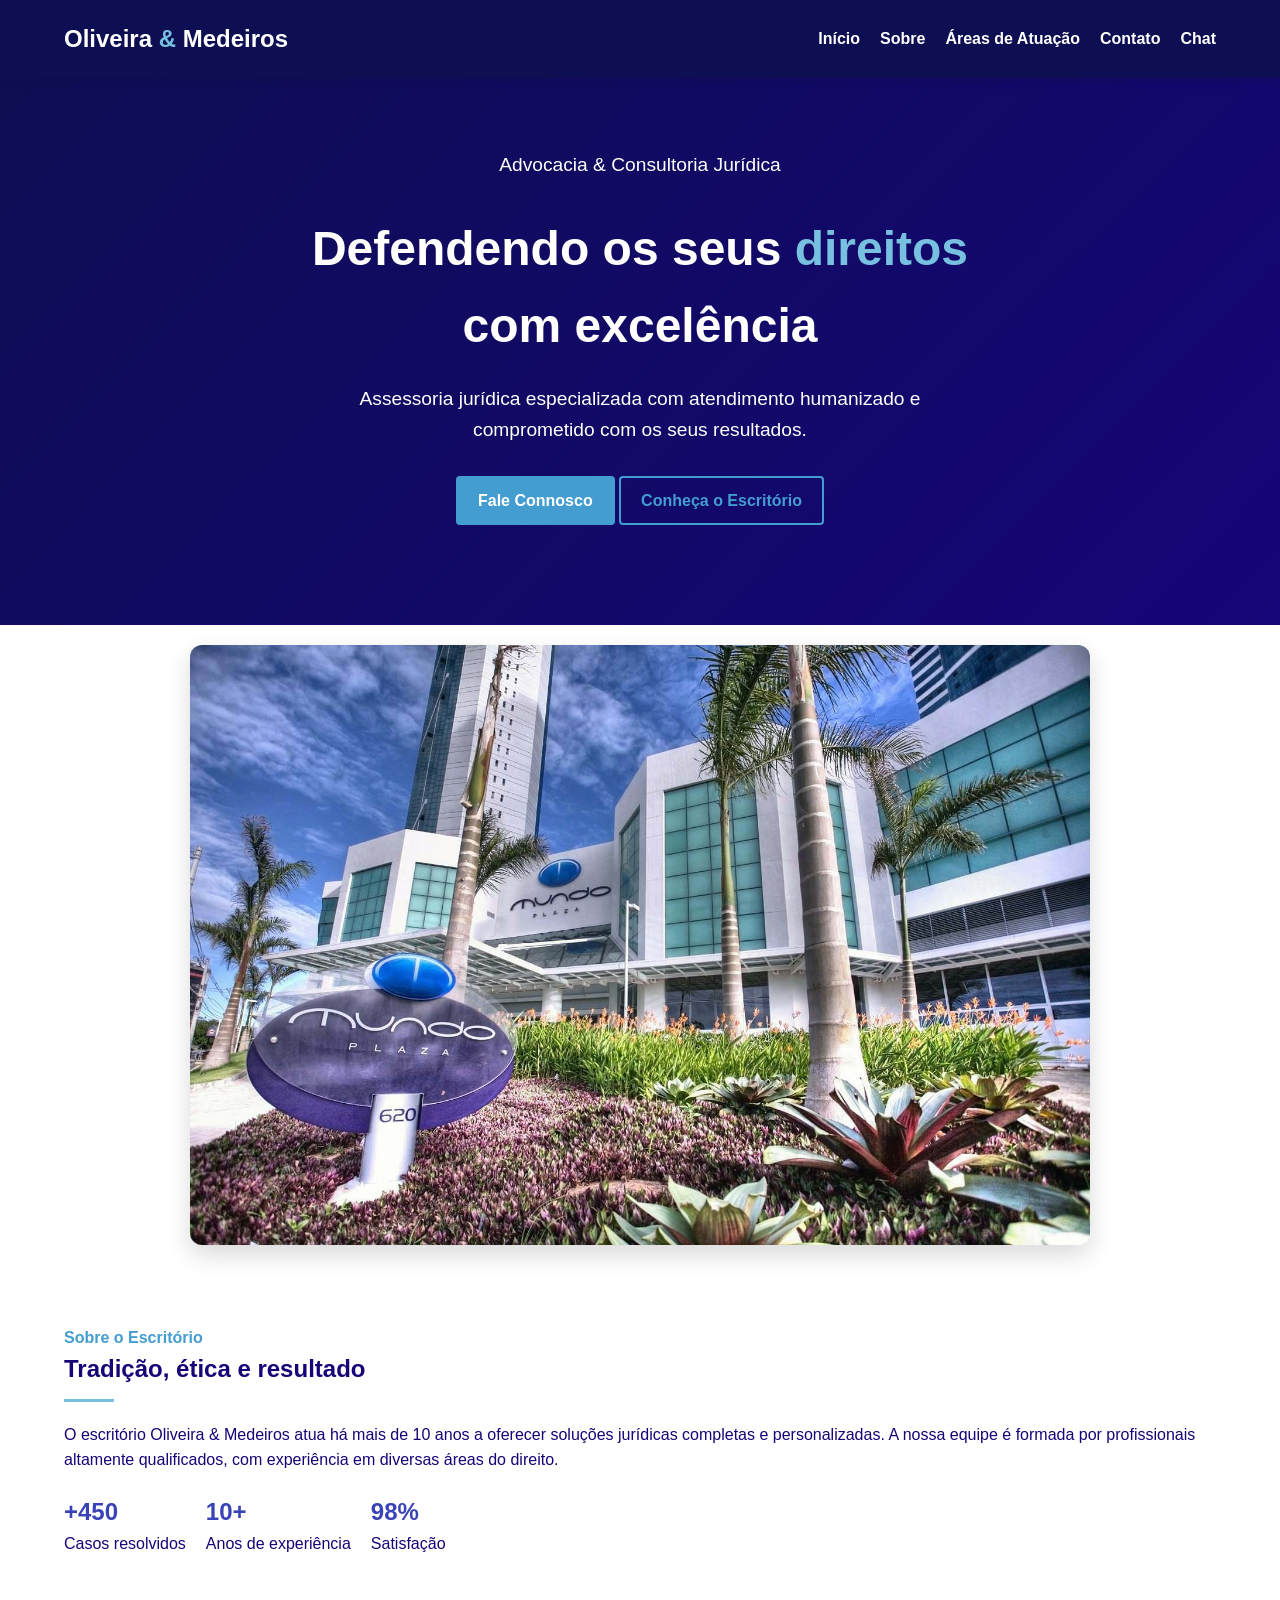
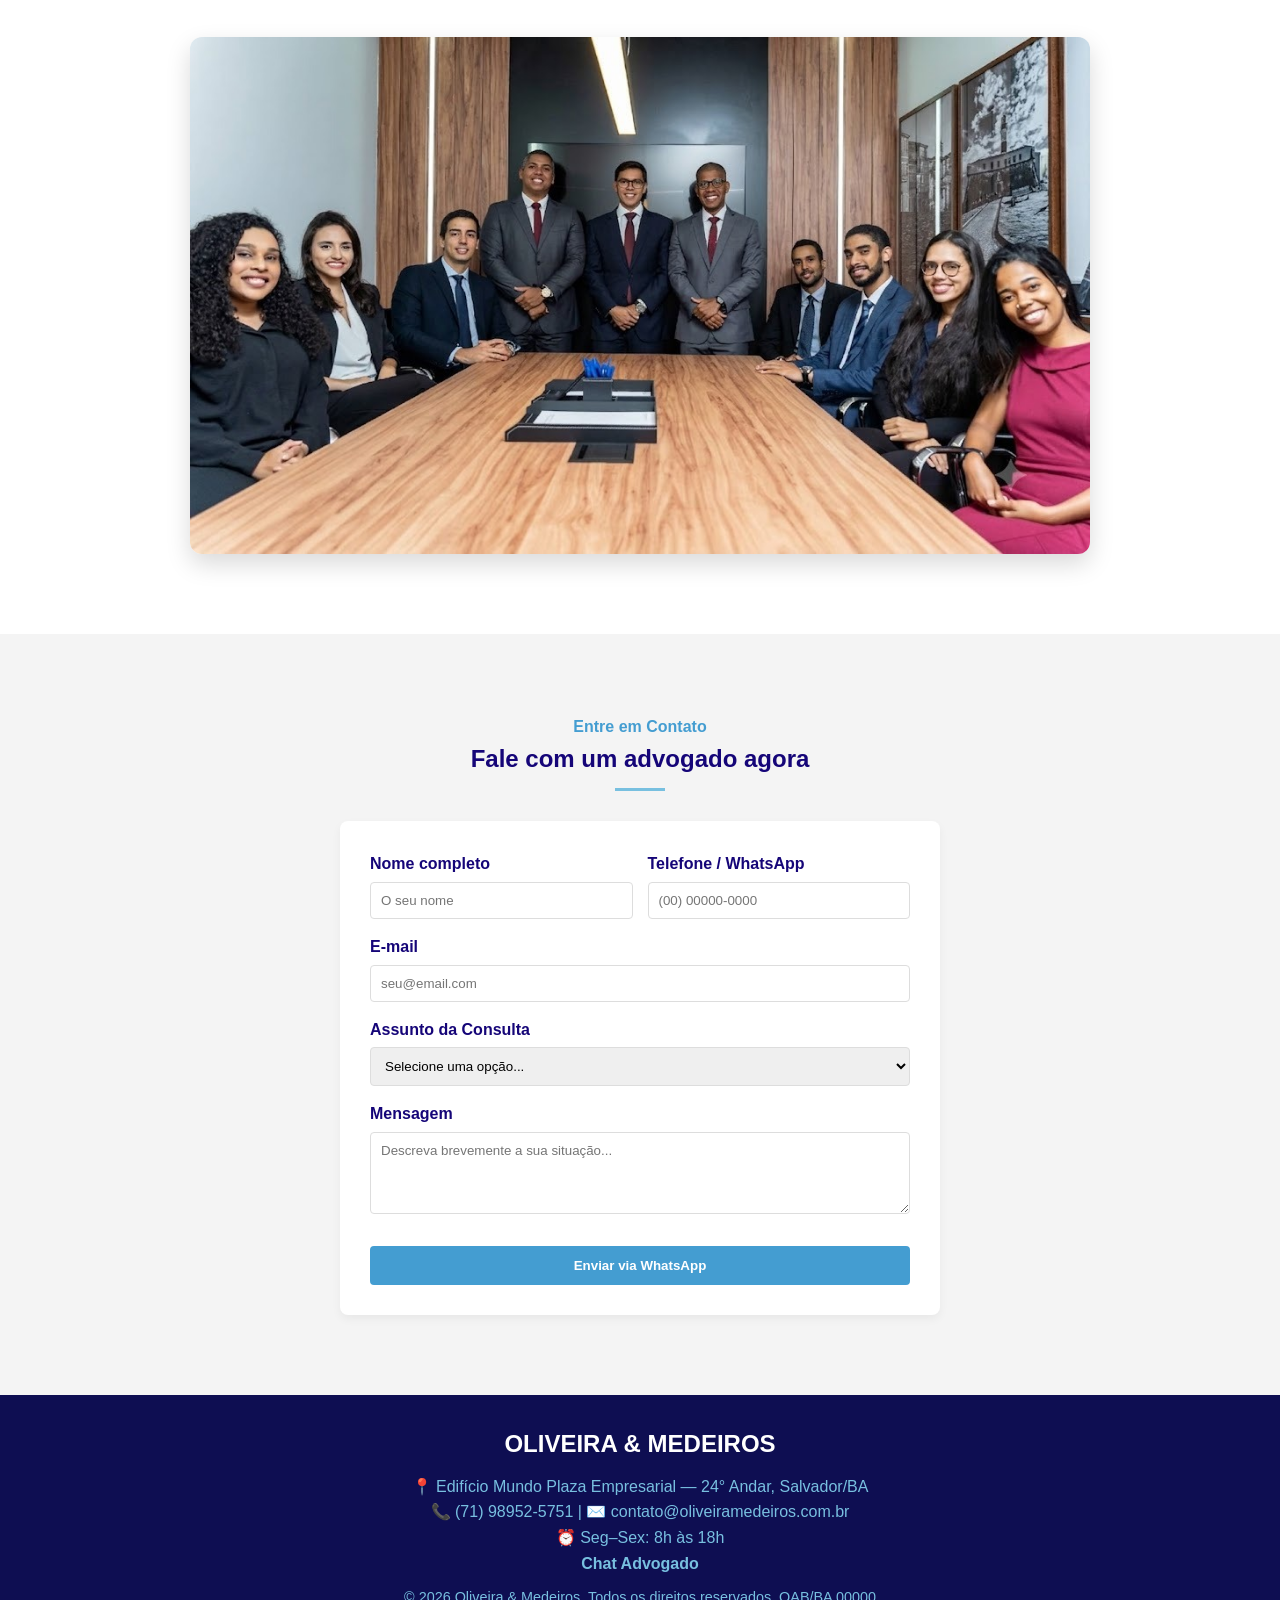
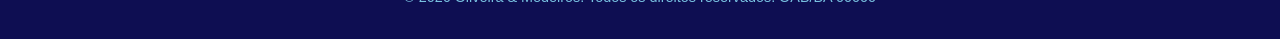
<file: index.html>
<!DOCTYPE html>
<html lang="pt-BR">

<head>
  <meta charset="UTF-8">
  <meta name="viewport" content="width=device-width, initial-scale=1.0">
  <title>Oliveira & Medeiros — Advocacia</title>
  
  <link rel="stylesheet" href="style.css">
</head>

<body>

  <nav id="navbar">
    <a href="#hero" class="logo">Oliveira <span>&</span> Medeiros</a>
    <div class="menu-toggle" id="mobile-menu">☰</div>
    <ul id="nav-list">
      <li><a href="#hero" class="nav-link">Início</a></li>
      <li><a href="#sobre" class="nav-link">Sobre</a></li>
      <li><a href="areas.html" class="nav-link">Áreas de Atuação</a></li>
       <li><a href="#contato" class="nav-link">Contato</a></li>
      <li><a href="chatclient.html" class="nav-link">Chat</a></li>
    </ul>
  </nav>

  <main>
    <section id="hero">
      <div>
        <p>Advocacia & Consultoria Jurídica</p>
        <h1>Defendendo os seus <span>direitos</span><br>com excelência</h1>
        <p>Assessoria jurídica especializada com atendimento humanizado e comprometido com os seus resultados.</p>
        <a href="#contato" class="btn btn-fill">Fale Connosco</a>
        <a href="#sobre" class="btn">Conheça o Escritório</a>
      </div>
    </section>
    
    <section id="office-image">
      <img src="fachadaEscritorio.jpeg" alt="Fachada do Edifício Mundo Plaza em Salvador">
    </section>

    <section id="sobre">
      <div>
        <p class="section-label text-blue">Sobre o Escritório</p>
        <h2>Tradição, ética e resultado</h2>
        <div class="divider"></div>
        <p>O escritório Oliveira & Medeiros atua há mais de 10 anos a oferecer soluções jurídicas completas e personalizadas. A nossa equipe é formada por profissionais altamente qualificados, com experiência em diversas áreas do direito.</p>

        <div class="stats flex-gap">
          <div><span class="text-ocean">+450</span><br>Casos resolvidos</div>
          <div><span class="text-ocean">10+</span><br>Anos de experiência</div>
          <div><span class="text-ocean">98%</span><br>Satisfação</div>
        </div>
      </div>
    </section>
    <section id="team-image">
      <img src="fotosDosAdvogados.jpeg" alt="Equipe de advogados Oliveira & Medeiros">
    </section>

    <section id="contato">
      <div class="contato-inner">
        <p class="section-label text-blue text-center">Entre em Contato</p>
        <h2 class="text-center">Fale com um advogado agora</h2>
        <div class="divider center"></div>

        <form id="form-contato" class="form-container">
          <div class="form-row">
            <div class="form-group">
              <label for="nome">Nome completo</label>
              <input type="text" id="nome" placeholder="O seu nome" required>
            </div>
            <div class="form-group">
              <label for="tel">Telefone / WhatsApp</label>
              <input type="tel" id="tel" placeholder="(00) 00000-0000" required>
            </div>
          </div>
          <div class="form-group">
            <label for="email">E-mail</label>
            <input type="email" id="email" placeholder="seu@email.com">
          </div>
          <div class="form-group">
            <label for="assunto">Assunto da Consulta</label>
            <select id="assunto" required>
              <option value="">Selecione uma opção...</option>
              <option>Agendar Consultoria</option>
              <option>Dúvida sobre um Processo</option>
              <option>Ação Trabalhista</option>
              <option>Direito de Família / Divórcio</option>
              <option>Defesa Criminal</option>
              <option>Outros Assuntos</option>
            </select>
          </div>
          <div class="form-group">
            <label for="msg">Mensagem</label>
            <textarea id="msg" placeholder="Descreva brevemente a sua situação..." rows="4"></textarea>
          </div>
          <button type="submit" class="btn btn-fill btn-block">Enviar via WhatsApp</button>
        </form>
      </div>
    </section>
  </main>

  <footer>
    <div class="footer-logo">OLIVEIRA <span>&</span> MEDEIROS</div>
    <div>
      📍 Edifício Mundo Plaza Empresarial — 24° Andar, Salvador/BA<br>
      📞 (71) 98952-5751 | ✉️ contato@oliveiramedeiros.com.br<br>
      ⏰ Seg–Sex: 8h às 18h
    </div>
    <div><a href="chatadvogado.html" class="nav-link text-sky">Chat Advogado</a></div>
    <div class="footer-copy">© 2026 Oliveira & Medeiros. Todos os direitos reservados. OAB/BA 00000</div>
  </footer>

  <script src="script.js"></script>
</body>

</html>
</file>
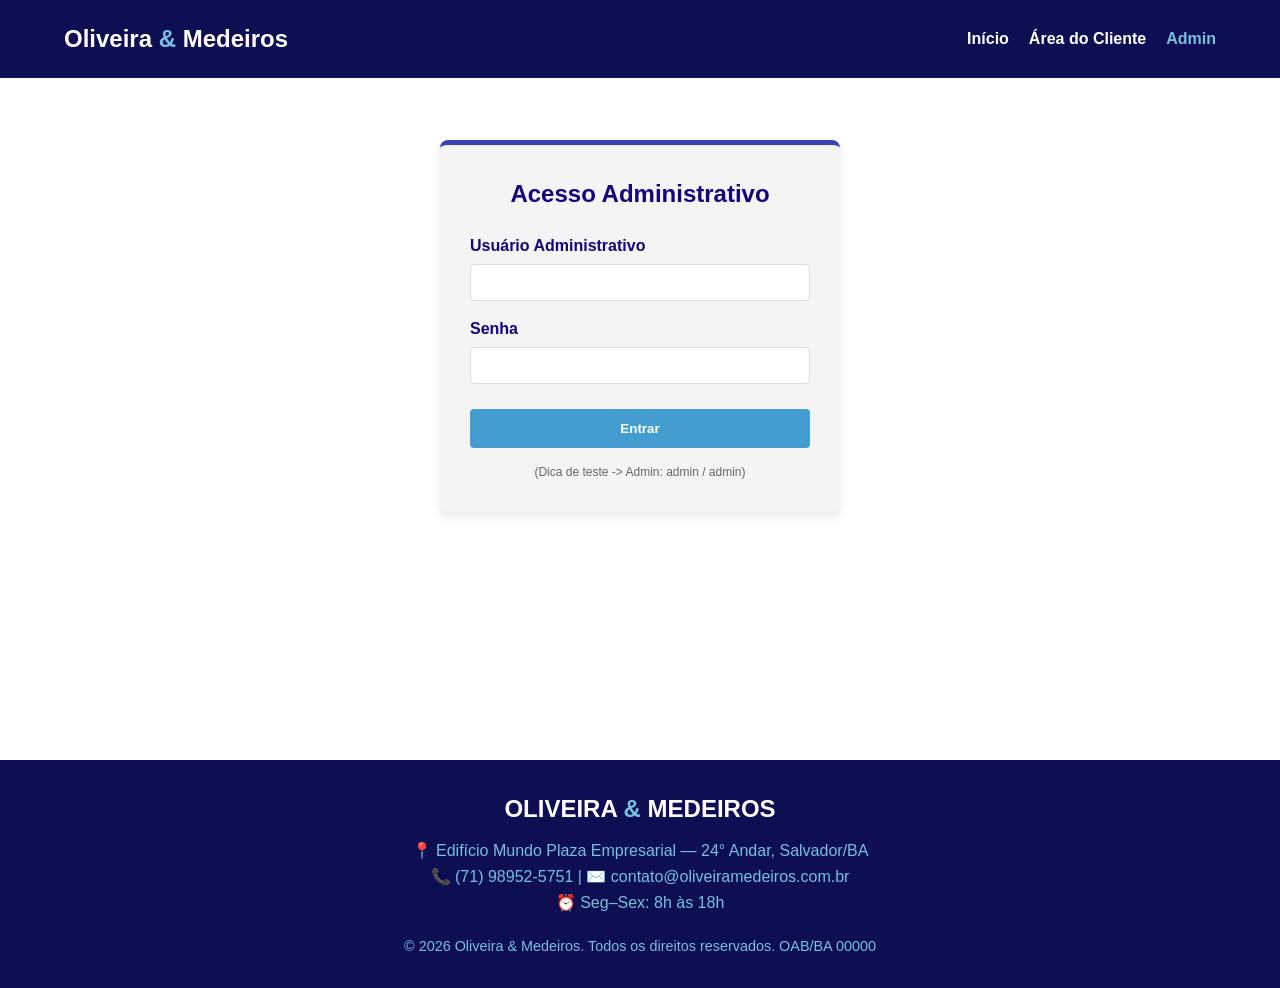
<file: admin.html>
<!DOCTYPE html>
<html lang="pt-BR">

<head>
  <meta charset="UTF-8">
  <meta name="viewport" content="width=device-width, initial-scale=1.0">
  <title>Painel Administrativo - Oliveira & Medeiros</title>

  <style>
    /* ==========================================
       VARIÁVEIS DE CORES (A Nova Paleta)
       ========================================== */
    :root {
      --sky-blue-light: #78c0e0ff;
      --blue-bell: #449dd1ff;
      --navy: #150578ff;
      --deep-twilight: #0e0e52ff;
      --ocean-twilight: #3943b7ff;

      --branco: #ffffff;
      --cinza-claro: #f4f4f4;
      --cinza-borda: #ddd;
    }

    /* ==========================================
       ESTILOS GERAIS E TIPOGRAFIA
       ========================================== */
    * {
      margin: 0;
      padding: 0;
      box-sizing: border-box;
      font-family: sans-serif;
    }

    body {
      color: var(--navy);
      background-color: var(--branco);
      line-height: 1.6;
    }

    a {
      text-decoration: none;
    }

    /* Botões */
    .btn {
      display: inline-block;
      padding: 10px 20px;
      border-radius: 4px;
      font-weight: bold;
      cursor: pointer;
      text-align: center;
      transition: all 0.3s ease;
      border: 2px solid var(--blue-bell);
      color: var(--blue-bell);
      background: transparent;
    }

    .btn:hover {
      background: var(--sky-blue-light);
      border-color: var(--sky-blue-light);
      color: var(--deep-twilight);
    }

    .btn-fill {
      background: var(--blue-bell);
      color: var(--branco);
      border: 2px solid var(--blue-bell);
    }

    .btn-fill:hover {
      background: var(--ocean-twilight);
      border-color: var(--ocean-twilight);
      color: var(--branco);
    }

    /* ==========================================
       NAVEGAÇÃO (Navbar)
       ========================================== */
    #navbar {
      position: fixed;
      top: 0;
      width: 100%;
      display: flex;
      justify-content: space-between;
      align-items: center;
      padding: 20px 5%;
      background: var(--deep-twilight);
      z-index: 1000;
      transition: 0.3s;
    }

    #navbar .logo {
      color: var(--branco);
      font-size: 24px;
      font-weight: bold;
    }

    #navbar .logo span {
      color: var(--sky-blue-light);
    }

    #nav-list {
      display: flex;
      list-style: none;
      gap: 20px;
    }

    .nav-link {
      color: var(--branco);
      font-weight: bold;
      transition: 0.3s;
    }

    .nav-link:hover,
    .nav-link.active {
      color: var(--sky-blue-light);
    }

    .menu-toggle {
      display: none;
      color: var(--branco);
      font-size: 24px;
      cursor: pointer;
    }

    /* ==========================================
       CONTROLE DE VISUALIZAÇÃO (SPA)
       ========================================== */
    .view-section {
      display: none;
      padding-top: 100px;
      min-height: 80vh;
    }

    .view-section.active {
      display: block;
    }

    /* ==========================================
       SISTEMA: LOGIN E PAINÉIS
       ========================================== */
    .system-container {
      max-width: 800px;
      margin: 0 auto;
      padding: 20px;
    }

    .system-header {
      display: flex;
      justify-content: space-between;
      align-items: center;
      margin-bottom: 30px;
      border-bottom: 2px solid var(--sky-blue-light);
      padding-bottom: 10px;
      color: var(--navy);
    }

    /* Login */
    .login-box {
      max-width: 400px;
      margin: 40px auto;
      padding: 30px;
      background: var(--cinza-claro);
      border-radius: 8px;
      border-top: 5px solid var(--ocean-twilight);
      box-shadow: 0 4px 10px rgba(0, 0, 0, 0.1);
    }

    .form-group {
      margin-bottom: 15px;
    }

    .form-group label {
      display: block;
      margin-bottom: 5px;
      font-weight: bold;
      color: var(--navy);
    }

    .form-group input,
    .form-group select,
    .form-group textarea {
      width: 100%;
      padding: 10px;
      border: 1px solid var(--cinza-borda);
      border-radius: 4px;
    }

    .login-error {
      color: #e74c3c;
      font-size: 14px;
      margin-top: 10px;
      display: none;
    }

    /* Tabela de Processos */
    .process-card {
      background: var(--branco);
      border-left: 5px solid var(--blue-bell);
      padding: 15px;
      border-radius: 6px;
      margin-bottom: 15px;
      box-shadow: 0 2px 5px rgba(0, 0, 0, 0.1);
    }

    .process-header {
      display: flex;
      justify-content: space-between;
      font-weight: bold;
      margin-bottom: 10px;
      color: var(--navy);
    }

    .status-badge {
      padding: 4px 8px;
      border-radius: 12px;
      font-size: 12px;
      font-weight: bold;
      color: var(--branco);
    }

    .status-andamento {
      background: var(--ocean-twilight);
    }

    .status-concluido {
      background: var(--sky-blue-light);
      color: var(--deep-twilight);
    }

    /* Admin - Adicionar Processo */
    .admin-form {
      background: var(--cinza-claro);
      padding: 20px;
      border-radius: 6px;
      margin-bottom: 30px;
      border: 1px solid var(--sky-blue-light);
    }

    /* ==========================================
       RODAPÉ (Footer)
       ========================================== */
    footer {
      background: var(--deep-twilight);
      color: var(--sky-blue-light);
      text-align: center;
      padding: 30px 5%;
      margin-top: 40px;
    }

    .footer-logo {
      font-size: 1.5rem;
      font-weight: bold;
      color: var(--branco);
      margin-bottom: 10px;
    }

    /* ==========================================
       RESPONSIVIDADE
       ========================================== */
    @media (max-width: 768px) {
      .menu-toggle {
        display: block;
      }

      #nav-list {
        display: none;
        flex-direction: column;
        position: absolute;
        top: 60px;
        left: 0;
        width: 100%;
        background: var(--navy);
        padding: 20px;
      }

      #nav-list.show {
        display: flex;
      }

      .system-header {
        flex-direction: column;
        gap: 10px;
      }

      .form-row {
        flex-direction: column;
      }
    }
  </style>
</head>

<body>

  <nav id="navbar">
    <a href="index.html" class="logo">Oliveira <span>&</span> Medeiros</a>
    <div class="menu-toggle" id="mobile-menu">☰</div>
    <ul id="nav-list">
      <li><a href="index.html" class="nav-link">Início</a></li>
      <li><a href="index.html" class="nav-link">Área do Cliente</a></li>
      <li><a href="#" class="nav-link active">Admin</a></li>
    </ul>
  </nav>

  <div id="view-login" class="view-section active">
    <div class="system-container login-box">
      <h2 style="text-align: center; margin-bottom: 20px; color: var(--navy);">Acesso Administrativo</h2>

      <form id="form-login">
        <div class="form-group">
          <label for="login-user">Usuário Administrativo</label>
          <input type="text" id="login-user" required>
        </div>
        <div class="form-group">
          <label for="login-pass">Senha</label>
          <input type="password" id="login-pass" required>
        </div>
        <p id="login-error" class="login-error">Credenciais inválidas!</p>
        <button type="submit" class="btn btn-fill" style="width: 100%; margin-top: 10px;">Entrar</button>
      </form>
      <p style="text-align: center; font-size: 12px; margin-top: 15px; color: #666;">
        (Dica de teste -> Admin: admin / admin)
      </p>
    </div>
  </div>

  <div id="view-admin" class="view-section">
    <div class="system-container">
      <div class="system-header">
        <h2>Painel Administrativo - Todos os Processos</h2>
        <button onclick="logout()" class="btn">Sair</button>
      </div>

      <div class="admin-form">
        <h3 style="color: var(--navy);">Cadastrar Novo Processo</h3>
        <form id="form-novo-processo" style="margin-top: 15px;">
          <div class="form-row" style="display: flex; gap: 10px; margin-bottom: 10px;">
            <div class="form-group" style="flex: 1; margin: 0;">
              <input type="text" id="np-cliente" placeholder="Nome do Cliente" required>
            </div>
            <div class="form-group" style="flex: 1; margin: 0;">
              <input type="text" id="np-numero" placeholder="Nº do Processo" required>
            </div>
          </div>
          <div class="form-row" style="display: flex; gap: 10px; margin-bottom: 10px;">
            <div class="form-group" style="flex: 2; margin: 0;">
              <input type="text" id="np-acao" placeholder="Tipo de Ação" required>
            </div>
            <div class="form-group" style="flex: 1; margin: 0;">
              <select id="np-status" required>
                <option value="Em andamento">Em andamento</option>
                <option value="Concluído">Concluído</option>
              </select>
            </div>
          </div>
          <button type="submit" class="btn btn-fill">Adicionar Processo</button>
        </form>
      </div>

      <div id="lista-processos-admin">
      </div>
    </div>
  </div>

  <footer>
    <div class="footer-logo">OLIVEIRA <span style="color: var(--sky-blue-light);">&</span> MEDEIROS</div>
    <div class="footer-info">
      📍 Edifício Mundo Plaza Empresarial — 24° Andar, Salvador/BA<br>
      📞 (71) 98952-5751 | ✉️ contato@oliveiramedeiros.com.br<br>
      ⏰ Seg–Sex: 8h às 18h
    </div>
    <div class="footer-copy" style="margin-top: 20px; font-size: 0.9em;">
      © 2026 Oliveira & Medeiros. Todos os direitos reservados. OAB/BA 00000
    </div>
  </footer>

  <script>
    const mobileMenu = document.getElementById('mobile-menu');
    const navList = document.getElementById('nav-list');

    mobileMenu.addEventListener('click', () => {
      navList.classList.toggle('show');
    });

    /* ==================================================
       INTEGRAÇÃO COM O CLIENTE VIA LOCALSTORAGE
       ================================================== */
    let bdProcessos = [];

    function loadProcessos() {
      const data = localStorage.getItem('bdProcessos');
      if (data) {
        bdProcessos = JSON.parse(data);
      } else {
        bdProcessos = [
          { numero: '0001234-56.2023.8.05.0001', cliente: 'cliente', nomeCliente: 'João Silva', acao: 'Ação Trabalhista', status: 'Em andamento' },
          { numero: '0009876-12.2024.8.05.0001', cliente: 'cliente', nomeCliente: 'João Silva', acao: 'Divórcio Consensual', status: 'Concluído' },
          { numero: '0004567-89.2025.8.05.0001', cliente: 'outro', nomeCliente: 'Maria Souza', acao: 'Defesa Criminal', status: 'Em andamento' }
        ];
        saveProcessos();
      }
    }

    function saveProcessos() {
      localStorage.setItem('bdProcessos', JSON.stringify(bdProcessos));
    }

    loadProcessos();

    function navigate(viewName) {
      document.querySelectorAll('.view-section').forEach(el => el.classList.remove('active'));

      if (viewName === 'login') {
        document.getElementById('view-login').classList.add('active');
        document.getElementById('form-login').reset();
        document.getElementById('login-error').style.display = 'none';
      } else if (viewName === 'admin') {
        document.getElementById('view-admin').classList.add('active');
        renderizarProcessosAdmin();
      }
      window.scrollTo(0, 0);
    }

    document.getElementById('form-login').addEventListener('submit', function (e) {
      e.preventDefault();
      const user = document.getElementById('login-user').value;
      const pass = document.getElementById('login-pass').value;
      const errorMsg = document.getElementById('login-error');

      if (user === 'admin' && pass === 'admin') {
        navigate('admin');
      } else {
        errorMsg.style.display = 'block';
      }
    });

    function logout() {
      navigate('login');
    }

    function renderizarProcessosAdmin() {
      const container = document.getElementById('lista-processos-admin');
      container.innerHTML = '';

      bdProcessos.forEach(p => {
        const badgeClass = p.status === 'Concluído' ? 'status-concluido' : 'status-andamento';
        container.innerHTML += `
        <div class="process-card">
          <div class="process-header">
            <span>Processo: ${p.numero}</span>
            <span class="status-badge ${badgeClass}">${p.status}</span>
          </div>
          <p><strong>Cliente:</strong> ${p.nomeCliente}</p>
          <p><strong>Ação:</strong> ${p.acao}</p>
        </div>
      `;
      });
    }

    document.getElementById('form-novo-processo').addEventListener('submit', function (e) {
      e.preventDefault();

      const novo = {
        numero: document.getElementById('np-numero').value,
        cliente: document.getElementById('np-cliente').value.toLowerCase().replace(/\s/g, ''),
        nomeCliente: document.getElementById('np-cliente').value,
        acao: document.getElementById('np-acao').value,
        status: document.getElementById('np-status').value
      };

      bdProcessos.unshift(novo);
      saveProcessos();
      document.getElementById('form-novo-processo').reset();
      renderizarProcessosAdmin();
      alert('Processo adicionado com sucesso!');
    });
  </script>

</body>

</html>
</file>
<file: style.css>
/* ==========================================
   1. VARIÁVEIS DE CORES
   ========================================== */
:root {
  --sky-blue-light: #78c0e0;
  --blue-bell: #449dd1;
  --navy: #150578;
  --deep-twilight: #0e0e52;
  --ocean-twilight: #3943b7;
  --branco: #ffffff;
  --cinza-claro: #f4f4f4;
  --cinza-borda: #dddddd;
}

/* ==========================================
   2. RESET E ESTILOS GERAIS
   ========================================== */
* {
  margin: 0;
  padding: 0;
  box-sizing: border-box;
  font-family: sans-serif;
  scrollbar-color: var(--deep-twilight) var(--cinza-claro);
}


body {
  color: var(--navy);
  background-color: var(--branco);
  line-height: 1.6;
}

a {
  text-decoration: none;
}

section {
  padding: 80px 5%;
}

/* Utilitários de Texto e Layout */
.text-center {
  text-align: center;
}

.text-blue {
  color: var(--blue-bell);
  font-weight: bold;
}

.text-ocean {
  color: var(--ocean-twilight);
  font-weight: bold;
  font-size: 24px;
}

.text-sky {
  color: var(--sky-blue-light) !important;
}

.flex-gap {
  display: flex;
  gap: 20px;
}

.divider {
  height: 3px;
  background: var(--sky-blue-light);
  width: 50px;
  margin: 10px 0 20px;
}

.divider.center {
  margin: 10px auto 30px;
}

/* ==========================================
   3. BOTÕES
   ========================================== */
.btn {
  display: inline-block;
  padding: 10px 20px;
  border-radius: 4px;
  font-weight: bold;
  cursor: pointer;
  text-align: center;
  transition: all 0.3s ease;
  border: 2px solid var(--blue-bell);
  color: var(--blue-bell);
  background: transparent;
  width: 100%;
  max-width: max-content;
}

.btn:hover {
  background: var(--sky-blue-light);
  border-color: var(--sky-blue-light);
  color: var(--deep-twilight);
}

.btn-fill {
  background: var(--blue-bell);
  color: var(--branco);
}

.btn-fill:hover {
  background: var(--ocean-twilight);
  border-color: var(--ocean-twilight);
  color: var(--branco);
}

.btn-block {
  max-width: 100%;
  margin-top: 10px;
}

/* ==========================================
   4. NAVEGAÇÃO (Navbar)
   ========================================== */
#navbar {
  position: fixed;
  top: 0;
  width: 100%;
  display: flex;
  justify-content: space-between;
  align-items: center;
  padding: 20px 5%;
  background: var(--deep-twilight);
  z-index: 1000;
  transition: 0.3s;
  box-shadow: 0 2px 10px rgba(0,0,0,0.1);
}

#navbar .logo {
  color: var(--branco);
  font-size: 24px;
  font-weight: bold;
}

#navbar .logo span {
  color: var(--sky-blue-light);
}

#nav-list {
  display: flex;
  list-style: none;
  gap: 20px;
}

.nav-link {
  color: var(--branco);
  font-weight: bold;
  transition: 0.3s;
}

.nav-link:hover {
  color: var(--sky-blue-light);
}

.menu-toggle {
  display: none;
  color: var(--branco);
  font-size: 24px;
  cursor: pointer;
}

/* ==========================================
   5. SEÇÕES DA PÁGINA INICIAL
   ========================================== */
#hero {
  background: linear-gradient(135deg, var(--deep-twilight), var(--navy));
  color: var(--branco);
  padding: 150px 5% 100px;
  text-align: center;
}

#hero h1 {
  font-size: 3rem;
  margin-bottom: 20px;
}

#hero h1 span {
  color: var(--sky-blue-light);
}

#hero p {
  font-size: 1.2rem;
  margin: 0 auto 30px;
  max-width: 600px;
}

/* IMAGEM DO ESCRITÓRIO (MUNDO PLAZA) */
#office-image {
  width: 100%;
  padding: 0 20px; 
  box-sizing: border-box;
  text-align: center;
  background-color: var(--branco);
}

#office-image img {
  width: 100%;
  max-width: 900px; 
  height: auto; 
  border-radius: 12px;
  box-shadow: 0 10px 25px rgba(0,0,0,0.15);
  margin-top: 20px; 
  position: relative;
  z-index: 10;
  display: block;
  margin-left: auto;
  margin-right: auto;
}

/* SOBRE E ESTATÍSTICAS */
.stats {
  margin-top: 20px;
}

#contato {
  background: var(--cinza-claro);
}

.contato-inner {
  max-width: 600px;
  margin: 0 auto;
}

/* ==========================================
   6. FORMULÁRIOS
   ========================================== */
.form-container {
  background: var(--branco);
  padding: 30px;
  border-radius: 8px;
  box-shadow: 0 4px 10px rgba(0, 0, 0, 0.05);
}

.form-row {
  display: flex;
  gap: 15px;
}

.form-group {
  flex: 1;
  margin-bottom: 15px;
}

.form-group label {
  display: block;
  margin-bottom: 5px;
  font-weight: bold;
  color: var(--navy);
}

.form-group input,
.form-group select,
.form-group textarea {
  width: 100%;
  padding: 10px;
  border: 1px solid var(--cinza-borda);
  border-radius: 4px;
}

/* ==========================================
   7. RODAPÉ (Footer)
   ========================================== */
footer {
  background: var(--deep-twilight);
  color: var(--sky-blue-light);
  text-align: center;
  padding: 30px 5%;
}

.footer-logo {
  font-size: 1.5rem;
  font-weight: bold;
  color: var(--branco);
  margin-bottom: 10px;
}

.footer-copy {
  margin-top: 10px;
  font-size: 0.9em;
}

/* ==========================================
   8. PÁGINA: ÁREAS DE ATUAÇÃO (areas.html)
   ========================================== */
#page-header {
  background: var(--navy);
  color: var(--branco);
  padding: 150px 5% 60px;
}

#page-header h1 {
  font-size: 2.5rem;
}

#page-header h1 span {
  color: var(--sky-blue-light);
}

#page-header p {
  max-width: 700px;
  margin: 0 auto;
  font-size: 1.1rem;
}

#areas-atuacao {
  background-color: var(--cinza-claro);
}

.areas-grid {
  display: grid;
  grid-template-columns: repeat(auto-fit, minmax(280px, 1fr));
  gap: 30px;
  max-width: 1200px;
  margin: 0 auto;
}

.area-card {
  background: var(--branco);
  border-radius: 8px;
  overflow: hidden;
  box-shadow: 0 4px 15px rgba(0, 0, 0, 0.05);
  transition: transform 0.3s ease, box-shadow 0.3s ease;
  border-bottom: 4px solid transparent;
}

.area-card:hover {
  transform: translateY(-5px);
  box-shadow: 0 10px 25px rgba(0, 0, 0, 0.1);
  border-bottom: 4px solid var(--blue-bell);
}

.area-card img {
  width: 100%;
  height: 200px;
  object-fit: cover;
}

.area-card-content {
  padding: 25px 20px;
}

.area-card-content h3 {
  color: var(--navy);
  margin-bottom: 10px;
  font-size: 1.25rem;
}

.area-card-content p {
  color: #555;
  font-size: 0.95rem;
  line-height: 1.5;
}
/* ==========================================
   SEÇÃO: IMAGEM DA EQUIPE DE ADVOGADOS
   ========================================== */
#team-image {
  width: 100%;
  padding: 0 20px 80px; /* Adiciona um espaço na parte de baixo antes do Contato */
  box-sizing: border-box;
  text-align: center;
  background-color: var(--branco);
}

#team-image img {
  width: 100%;
  max-width: 900px;
  height: auto;
  border-radius: 12px;
  box-shadow: 0 10px 25px rgba(0,0,0,0.15);
  display: block;
  margin: 0 auto;
}
/* ==========================================
   9. RESPONSIVIDADE (Telas menores e Celulares)
   ========================================== */
@media (max-width: 768px) {
  /* Menu Mobile */
  .menu-toggle {
    display: block;
  }

  #nav-list {
    display: none;
    flex-direction: column;
    position: absolute;
    top: 65px;
    left: 0;
    width: 100%;
    background: var(--navy);
    padding: 20px;
  }

  #nav-list.show {
    display: flex;
  }

  /* Formulário de Contato */
  .form-row {
    flex-direction: column;
    gap: 10px;
  }

  /* Ajuste da Imagem da Sede */
  #office-image img {
    margin-top: -25px; 
    border-radius: 8px;
  }
}
</file>
